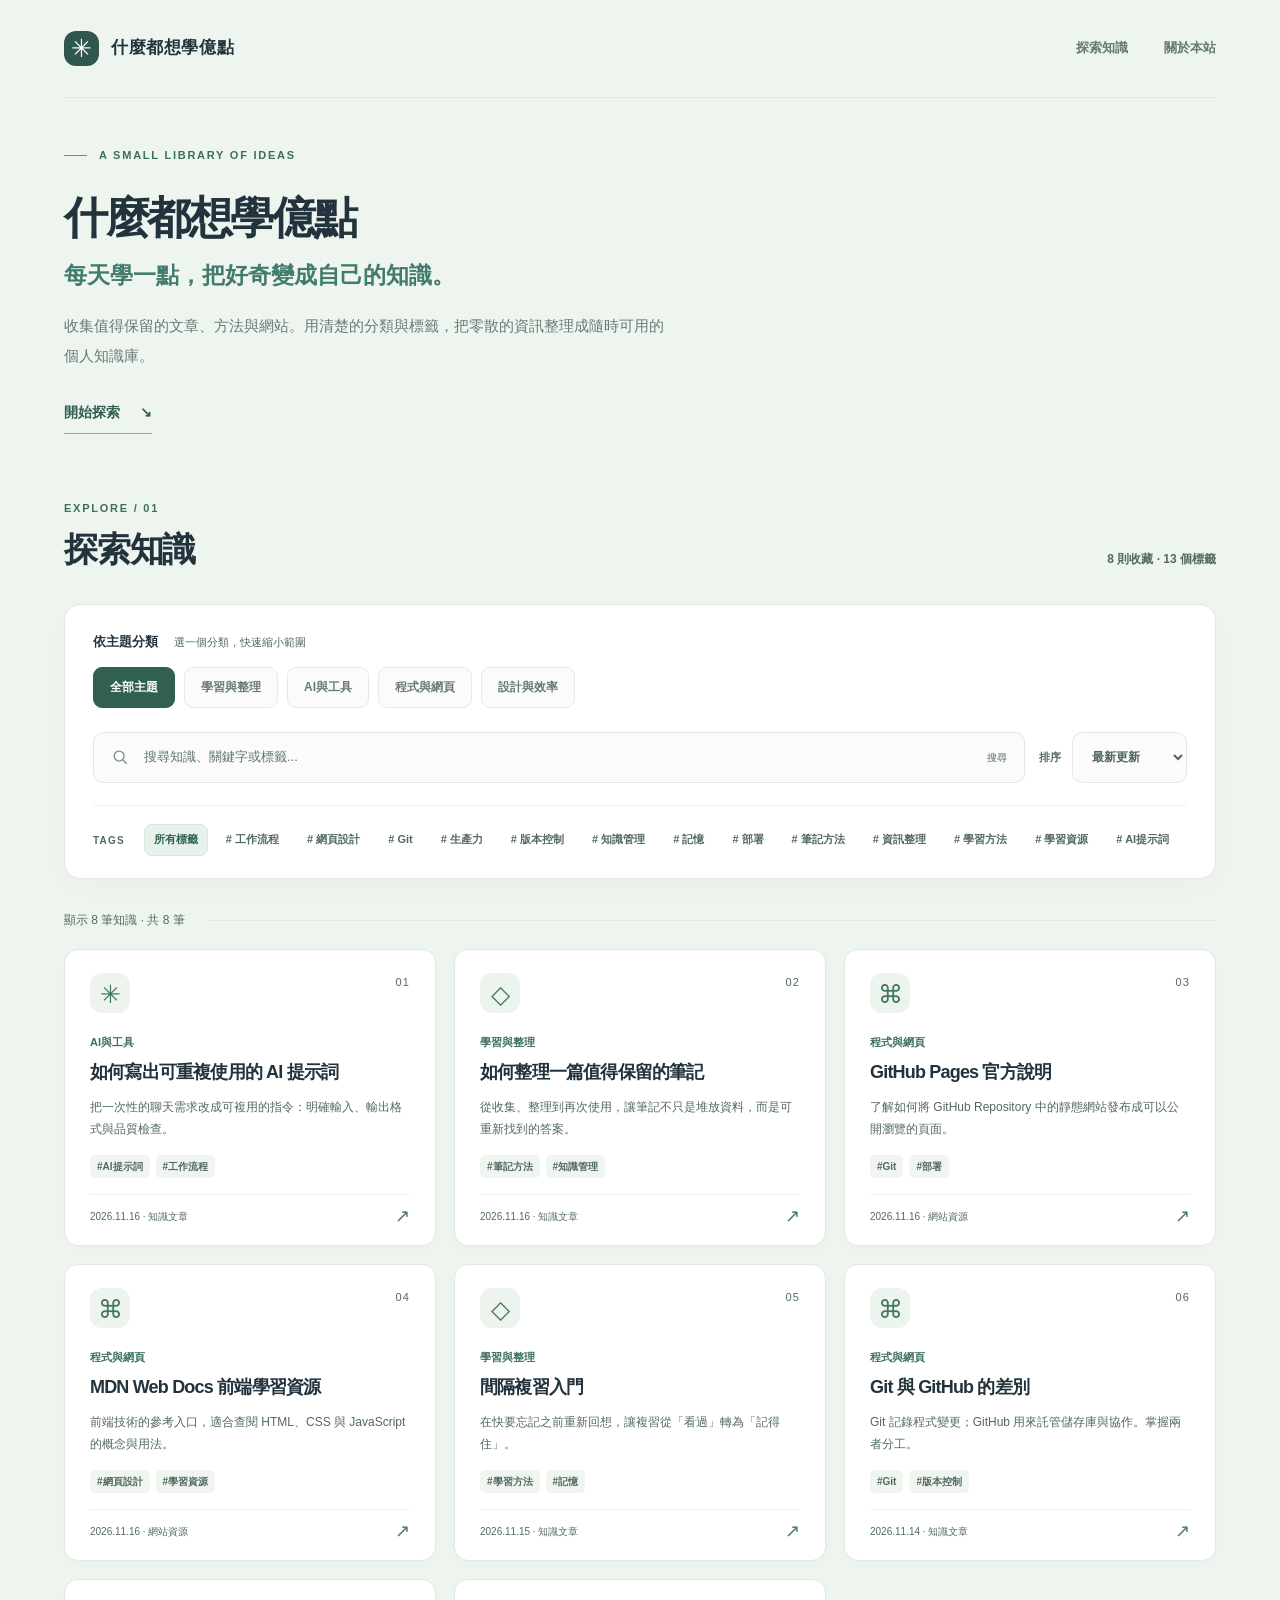
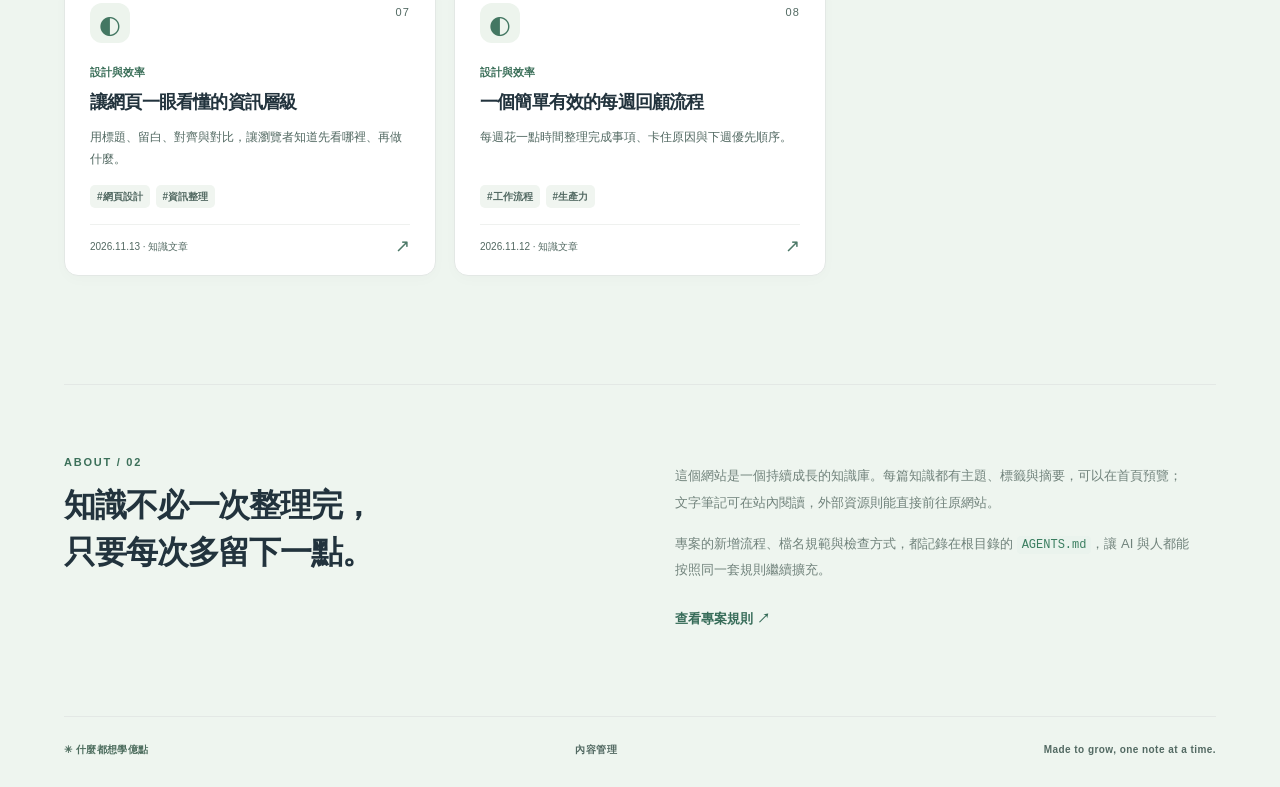
<file: index.html>
<!doctype html>
<html lang="zh-Hant">
<head>
  <meta charset="utf-8">
  <meta name="viewport" content="width=device-width, initial-scale=1">
  <meta name="description" content="什麼都想學億點：可分類、搜尋與持續擴充的個人知識庫。">
  <meta name="theme-color" content="#eef5ef">
  <title>什麼都想學億點｜讓知識有跡可循</title>
  <link rel="icon" href="./assets/favicon.svg" type="image/svg+xml">
  <link rel="stylesheet" href="./assets/css/style.css">
  <script type="module" src="./assets/js/main.js"></script>
</head>
<body>
  <div class="page-shell">
    <header class="site-header">
      <a class="brand" href="./index.html" aria-label="什麼都想學億點首頁">
        <span class="brand-mark" aria-hidden="true">✳</span>
        <span>什麼都想學億點</span>
      </a>
      <nav class="header-links" aria-label="主要導覽">
        <a href="#collection">探索知識</a>
        <a href="#about">關於本站</a>
      </nav>
    </header>

    <main>
      <section class="hero" aria-labelledby="hero-title">
        <div class="hero-copy">
          <p class="eyebrow"><span class="eyebrow-line"></span> A SMALL LIBRARY OF IDEAS</p>
          <h1 id="hero-title">什麼都想學億點<span class="hero-subtitle">每天學一點，把好奇變成自己的知識。</span></h1>
          <p class="hero-description">收集值得保留的文章、方法與網站。用清楚的分類與標籤，把零散的資訊整理成隨時可用的個人知識庫。</p>
          <a class="hero-link" href="#collection">開始探索 <span aria-hidden="true">↘</span></a>
        </div>
      </section>

      <section id="collection" class="collection" aria-labelledby="collection-title">
        <div class="section-head">
          <div>
            <p class="section-kicker">EXPLORE / 01</p>
            <h2 id="collection-title">探索知識</h2>
          </div>
          <span class="library-stat" id="total-stat">正在整理知識...</span>
        </div>

        <div class="tool-panel">
          <div class="filter-caption"><span>依主題分類</span><span class="filter-note">選一個分類，快速縮小範圍</span></div>
          <div id="categories" class="category-list" role="group" aria-label="主題分類"></div>

          <div class="tools-row">
            <label class="search-field" for="knowledge-search">
              <svg aria-hidden="true" viewBox="0 0 24 24" fill="none" stroke="currentColor" stroke-width="1.8"><circle cx="10.8" cy="10.8" r="6.6"></circle><path d="m16 16 5 5"></path></svg>
              <input id="knowledge-search" type="search" placeholder="搜尋知識、關鍵字或標籤..." autocomplete="off">
              <span class="search-hint">搜尋</span>
            </label>
            <label class="sort-label" for="sort-select"><span>排序</span>
              <select id="sort-select"><option value="recent">最新更新</option><option value="title">名稱 A–Z</option></select>
            </label>
          </div>

          <div class="tag-row">
            <span class="tag-label">TAGS</span>
            <div id="tags" class="tag-list" role="group" aria-label="標籤篩選"></div>
          </div>
        </div>

        <div class="results-head"><p id="results-label" role="status" aria-live="polite">載入知識中...</p><span class="small-rule" aria-hidden="true"></span></div>
        <div id="notice" class="notice" hidden role="alert"></div>
        <div id="cards" class="card-grid" aria-live="polite"></div>
        <div id="empty-state" class="empty-state" hidden>
          <span class="empty-mark" aria-hidden="true">⌕</span>
          <h3>找不到符合的內容</h3>
          <p>試試其他關鍵字，或清除目前的分類與標籤。</p>
          <button id="reset-filters" class="outline-button" type="button">清除篩選</button>
        </div>
      </section>

      <section id="about" class="about-panel" aria-labelledby="about-title">
        <div><p class="section-kicker">ABOUT / 02</p><h2 id="about-title">知識不必一次整理完，<br>只要每次多留下一點。</h2></div>
        <div class="about-copy"><p>這個網站是一個持續成長的知識庫。每篇知識都有主題、標籤與摘要，可以在首頁預覽；文字筆記可在站內閱讀，外部資源則能直接前往原網站。</p><p>專案的新增流程、檔名規範與檢查方式，都記錄在根目錄的 <code>AGENTS.md</code>，讓 AI 與人都能按照同一套規則繼續擴充。</p><a href="./AGENTS.md" target="_blank" rel="noopener noreferrer">查看專案規則 <span aria-hidden="true">↗</span></a></div>
      </section>
    </main>
    <footer class="site-footer"><span>✳ 什麼都想學億點</span><a href="./admin.html">內容管理</a><span>Made to grow, one note at a time.</span></footer>
  </div>
  <noscript><p class="noscript">本網站需要啟用 JavaScript 才能載入知識內容。</p></noscript>
</body>
</html>
</file>
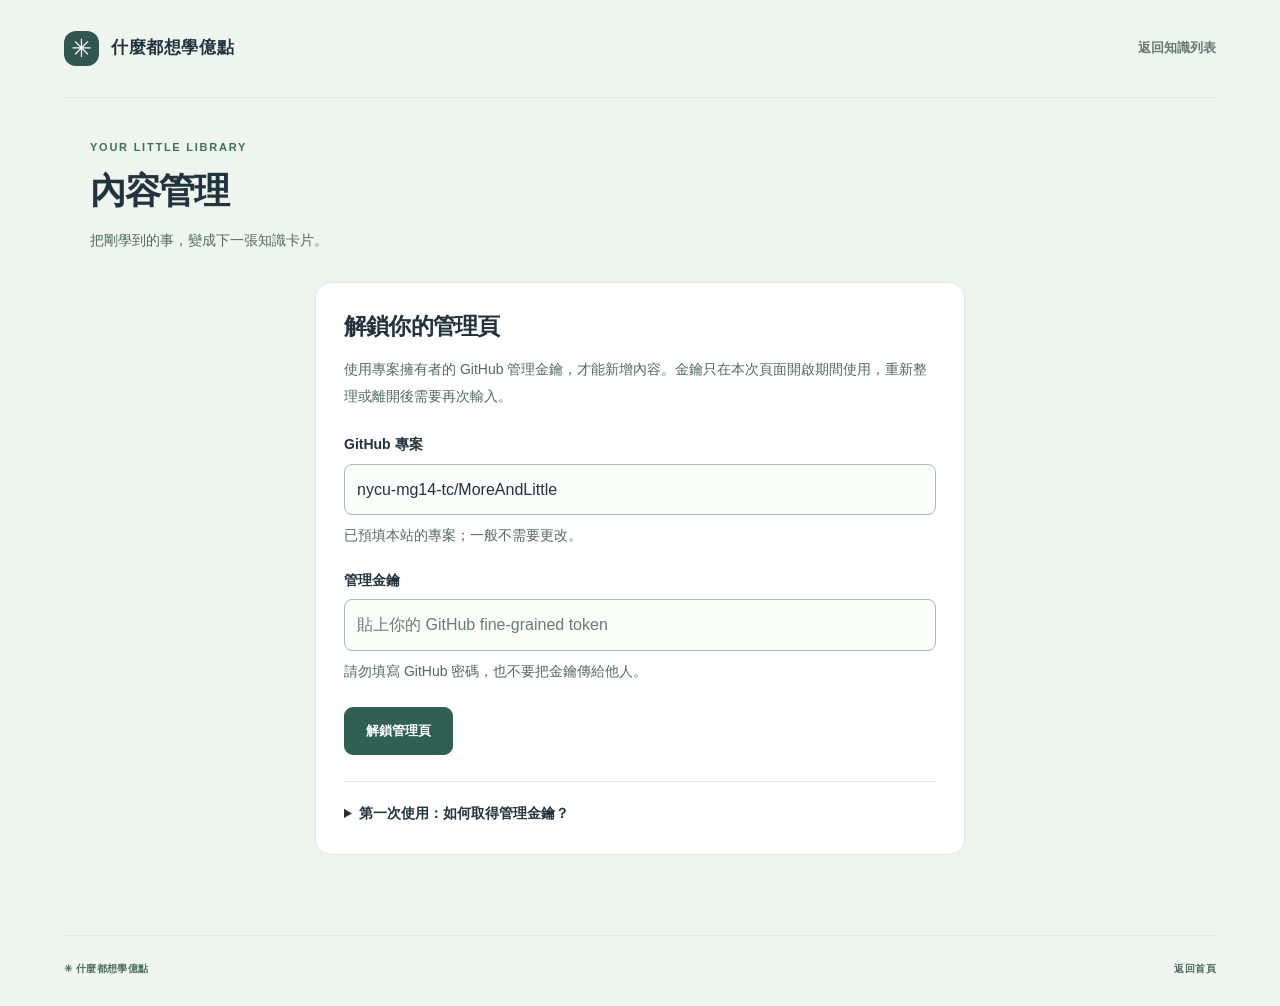
<file: admin.html>
<!doctype html>
<html lang="zh-Hant">
<head>
  <meta charset="utf-8">
  <meta name="viewport" content="width=device-width, initial-scale=1">
  <meta name="theme-color" content="#eef5ef">
  <meta name="referrer" content="no-referrer">
  <meta http-equiv="Content-Security-Policy" content="default-src 'self'; script-src 'self'; style-src 'self'; img-src 'self'; connect-src 'self' https://api.github.com; object-src 'none'; base-uri 'none'; form-action 'none'">
  <title>內容管理｜什麼都想學億點</title>
  <link rel="icon" href="./assets/favicon.svg" type="image/svg+xml">
  <link rel="stylesheet" href="./assets/css/style.css">
  <link rel="stylesheet" href="./assets/css/admin.css">
  <script type="module" src="./assets/js/admin.js"></script>
</head>
<body>
  <div class="page-shell">
    <header class="site-header">
      <a class="brand" href="./index.html"><span class="brand-mark" aria-hidden="true">✳</span><span>什麼都想學億點</span></a>
      <nav class="header-links" aria-label="管理導覽"><a href="./index.html#collection">返回知識列表</a></nav>
    </header>
    <main class="admin-shell">
      <div class="admin-heading"><p class="section-kicker">YOUR LITTLE LIBRARY</p><h1>內容管理</h1><p>把剛學到的事，變成下一張知識卡片。</p></div>
      <p id="admin-message" class="notice" role="status" aria-live="polite" hidden></p>

      <section id="login-panel" class="admin-panel" aria-labelledby="login-title">
        <h2 id="login-title">解鎖你的管理頁</h2>
        <p class="admin-help">使用專案擁有者的 GitHub 管理金鑰，才能新增內容。金鑰只在本次頁面開啟期間使用，重新整理或離開後需要再次輸入。</p>
        <form id="login-form">
          <label for="repository">GitHub 專案</label>
          <input id="repository" name="repository" required type="text" autocomplete="off" spellcheck="false" placeholder="你的帳號/knowledge-atlas" aria-describedby="repository-help">
          <p id="repository-help" class="admin-help">已預填本站的專案；一般不需要更改。</p>
          <label for="admin-token">管理金鑰</label>
          <input id="admin-token" name="token" type="password" required autocomplete="off" spellcheck="false" placeholder="貼上你的 GitHub fine-grained token" aria-describedby="token-help">
          <p id="token-help" class="admin-help">請勿填寫 GitHub 密碼，也不要把金鑰傳給他人。</p>
          <button id="unlock" class="primary-button" type="submit">解鎖管理頁</button>
        </form>
        <details class="setup-help"><summary>第一次使用：如何取得管理金鑰？</summary>
          <ol>
            <li>先確認完整網站已上傳到自己的 GitHub 專案。</li>
            <li>開啟 <a href="https://github.com/settings/personal-access-tokens/new" target="_blank" rel="noopener noreferrer">GitHub 金鑰設定 ↗</a>，設定名稱與到期日。</li>
            <li>Resource owner 選自己；Repository access 選 Only select repositories，僅勾選這個網站的專案。</li>
            <li>Repository permissions 的 <strong>Contents</strong> 選 <strong>Read and write</strong>，其餘維持預設。</li>
            <li>產生後，將金鑰保存在自己的密碼管理工具，並貼到上面的欄位。</li>
          </ol>
          <p>管理頁的入口可以公開；真正的寫入權限由 GitHub 驗證。請讓這個專案只有你具有寫入權限。</p>
        </details>
      </section>

      <section id="editor-panel" hidden>
        <div class="admin-session"><p id="session-label"></p><button id="logout" class="outline-button" type="button">登出管理</button></div>
        <div class="admin-grid">
          <section class="admin-panel" aria-labelledby="editor-title">
            <h2 id="editor-title">新增知識</h2>
            <form id="entry-form">
              <fieldset id="entry-fields">
                <label for="entry-title">主題名稱 <span>必填</span></label>
                <input id="entry-title" name="title" required maxlength="100" placeholder="例如：我學會的時間整理方法">
                <div class="admin-two-columns">
                  <div><label for="entry-category">分類</label><select id="entry-category" name="category" required></select></div>
                  <div><label for="entry-kind">內容類型</label><select id="entry-kind" name="kind"><option value="article">文字筆記</option><option value="link">收藏網站</option></select></div>
                </div>
                <label for="entry-tags">標籤 <span>必填</span></label>
                <input id="entry-tags" name="tags" required maxlength="200" placeholder="例如：學習方法, 筆記整理" aria-describedby="tags-help">
                <p id="tags-help" class="admin-help">用逗號分開，可以直接填寫新標籤。</p>
                <label for="entry-summary">卡片摘要 <span>必填</span></label>
                <textarea id="entry-summary" name="summary" required maxlength="500" rows="3" placeholder="簡短說明這張卡片能幫助讀者學到什麼。"></textarea>
                <div id="article-fields">
                  <label for="entry-heading">內文小標題 <span>選填</span></label>
                  <input id="entry-heading" name="heading" maxlength="120" placeholder="內容">
                  <label for="entry-body">文章內容 <span>必填</span></label>
                  <textarea id="entry-body" name="body" required maxlength="100000" rows="10" placeholder="直接輸入文字，空一行就會分成下一段。"></textarea>
                  <label for="entry-source">參考來源網址 <span>選填</span></label>
                  <input id="entry-source" name="sourceUrl" type="url" placeholder="https://…">
                </div>
                <div id="link-fields" hidden>
                  <label for="entry-url">網站網址 <span>必填</span></label>
                  <input id="entry-url" name="url" type="url" disabled placeholder="https://…">
                </div>
                <div class="admin-actions"><button id="publish" class="primary-button" type="submit">儲存並發布卡片</button><button id="new-entry" class="outline-button" type="button">清空表單</button></div>
                <p class="admin-help">儲存後會等待網站更新，通常需幾分鐘。所有訪客都能看到發布的內容。</p>
              </fieldset>
            </form>
          </section>
          <aside class="admin-preview" aria-labelledby="preview-title"><p class="section-kicker">PREVIEW</p><h2 id="preview-title">卡片預覽</h2><div id="preview-card" class="knowledge-card"></div><div id="preview-body" class="admin-panel"></div></aside>
        </div>
      </section>
    </main>
    <footer class="site-footer"><span>✳ 什麼都想學億點</span><a href="./index.html">返回首頁</a></footer>
  </div>
  <noscript><p class="noscript">請啟用 JavaScript 以使用管理功能。</p></noscript>
</body>
</html>
</file>
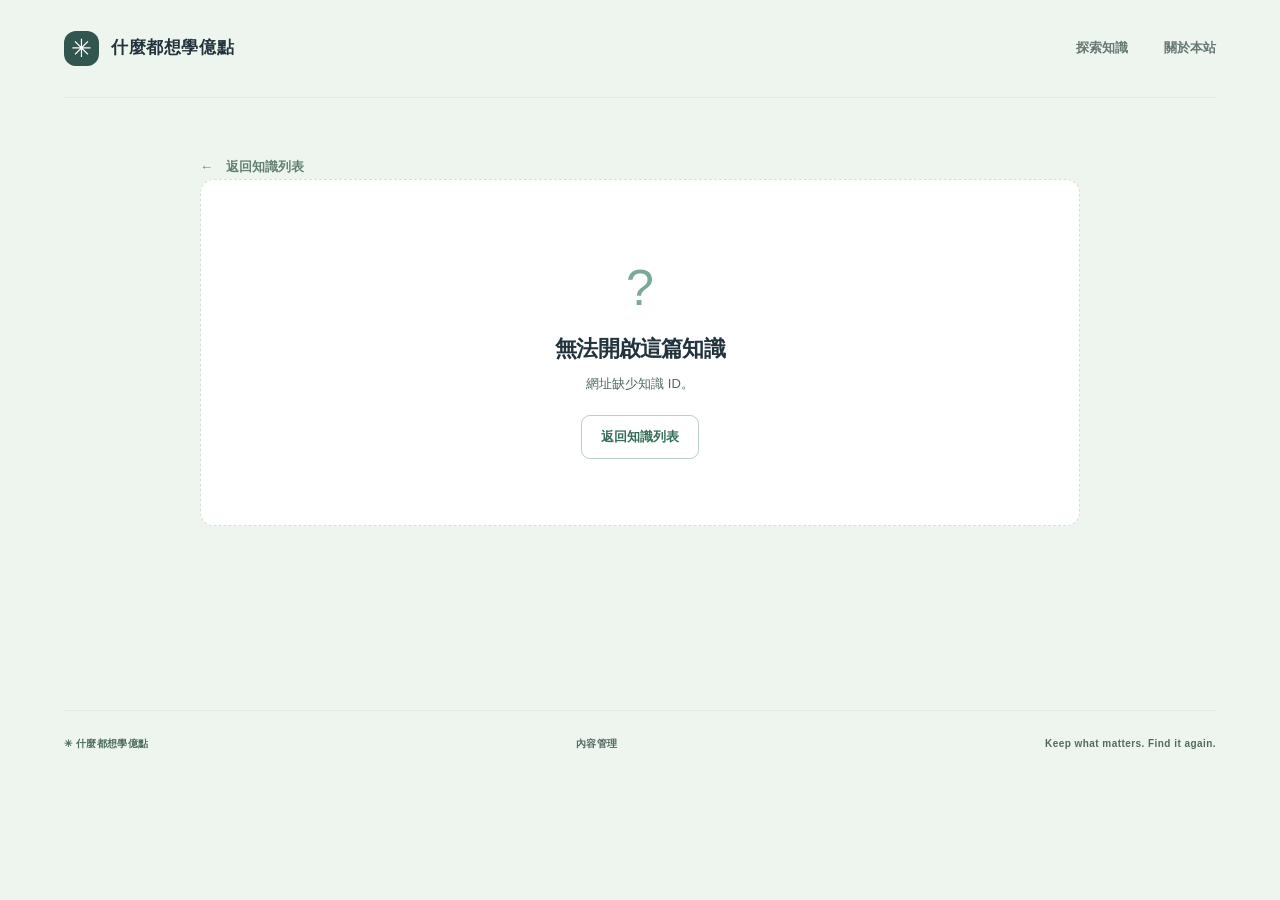
<file: entry.html>
<!doctype html>
<html lang="zh-Hant">
<head>
  <meta charset="utf-8">
  <meta name="viewport" content="width=device-width, initial-scale=1">
  <meta name="description" content="閱讀什麼都想學億點中的知識條目。">
  <meta name="theme-color" content="#eef5ef">
  <title>閱讀知識｜什麼都想學億點</title>
  <link rel="icon" href="./assets/favicon.svg" type="image/svg+xml">
  <link rel="stylesheet" href="./assets/css/style.css">
  <script type="module" src="./assets/js/entry.js"></script>
</head>
<body>
  <div class="page-shell">
    <header class="site-header">
      <a class="brand" href="./index.html" aria-label="什麼都想學億點首頁"><span class="brand-mark" aria-hidden="true">✳</span><span>什麼都想學億點</span></a>
      <nav class="header-links" aria-label="主要導覽"><a href="./index.html#collection">探索知識</a><a href="./index.html#about">關於本站</a></nav>
    </header>
    <main class="article-shell">
      <a class="back-link" href="./index.html#collection"><span aria-hidden="true">←</span> 返回知識列表</a>
      <div id="article-loading" class="article-loading" role="status">正在載入內容...</div>
      <article id="article-content" class="article-content" hidden></article>
      <div id="article-error" class="empty-state" hidden role="alert"><span class="empty-mark" aria-hidden="true">?</span><h1>無法開啟這篇知識</h1><p id="article-error-message">找不到內容，請返回首頁。</p><a class="outline-button" href="./index.html#collection">返回知識列表</a></div>
    </main>
    <footer class="site-footer"><span>✳ 什麼都想學億點</span><a href="./admin.html">內容管理</a><span>Keep what matters. Find it again.</span></footer>
  </div>
  <noscript><p class="noscript">本網站需要啟用 JavaScript 才能載入知識內容。</p></noscript>
</body>
</html>
</file>
<file: assets/css/style.css>
:root{color-scheme:light;--bg:#eef5ef;--paper:#ffffff;--ink:#22333d;--muted:#77858a;--line:#e3e8e5;--green:#355d55;--mint:#e7f0e8;--pale:#f0f3ee;--shadow:0 12px 32px rgba(29,49,45,.045)}
*{box-sizing:border-box}html{scroll-behavior:smooth;scroll-padding-top:32px}body{margin:0;background:var(--bg);color:var(--ink);font-family:ui-sans-serif,-apple-system,BlinkMacSystemFont,"Noto Sans TC","Microsoft JhengHei","PingFang TC",sans-serif;line-height:1.7;-webkit-font-smoothing:antialiased}a{color:inherit;text-decoration:none}button,input,select{font:inherit}button{cursor:pointer}button:focus-visible,a:focus-visible,input:focus-visible,select:focus-visible{outline:3px solid #7aab9d;outline-offset:3px}::selection{background:#d3e6db}h1,h2,h3,p{margin-top:0}p{margin-bottom:0}h1,h2,h3{line-height:1.35;letter-spacing:-.035em}
.page-shell{max-width:1360px;padding:0 64px;margin:0 auto}.site-header{height:98px;border-bottom:1px solid var(--line);display:flex;align-items:center;justify-content:space-between;gap:24px}.brand{display:inline-flex;align-items:center;gap:12px;font-weight:750;font-size:17px;letter-spacing:.035em;white-space:nowrap}.brand-mark{width:35px;height:35px;border-radius:12px;background:#31564f;color:#fff;display:grid;place-items:center;font-size:25px;font-weight:400;line-height:1}.brand-en{font-size:9px;font-weight:700;color:#93a19e;letter-spacing:.14em;margin-left:10px}.header-links{display:flex;align-items:center;gap:36px}.header-links a{font-size:13px;font-weight:650;color:#657873;transition:color .2s}.header-links a:hover,.about-copy a:hover,.back-link:hover{color:#216953}
.hero{min-height:418px;display:grid;grid-template-columns:minmax(0,1.72fr) minmax(250px,.8fr);align-items:center;gap:50px;padding:70px 0 74px}.eyebrow,.section-kicker,.resource-eyebrow{font-size:11px;font-weight:800;letter-spacing:.16em;color:#537d70}.eyebrow{display:flex;gap:12px;align-items:center;margin-bottom:24px}.eyebrow-line{display:block;width:23px;height:1px;background:#5a9883}.hero h1{font-size:clamp(31px,3.4vw,51px);font-weight:760;letter-spacing:-.055em;margin-bottom:19px;line-height:1.35}.hero h1 span{color:#427b6d}.hero-description{font-size:15px;line-height:2;color:#677a78;max-width:600px}.hero-link{display:inline-flex;align-items:center;gap:20px;font-size:14px;font-weight:700;color:#315e50;border-bottom:1px solid #8ea99e;padding:13px 0 8px;margin-top:17px}.hero-link:hover{gap:28px}.hero-aside{display:flex;flex-direction:column;justify-content:center;align-items:center;gap:13px;min-height:270px}.hero-aside>p{font-size:9px;letter-spacing:.22em;font-weight:700;color:#98aaa3;white-space:nowrap}.hero-aside>p span{color:#bbd2c1;padding:0 7px}.line-art{width:245px;height:245px;position:relative;display:grid;place-items:center}.ring{position:absolute;display:block;border-radius:50%;width:193px;height:193px;border:1px solid #d1dfd5;transform:rotate(26deg) scaleX(.77)}.ring-two{transform:rotate(-48deg) scaleX(.77);border-color:#c1d8cd}.line-art-center{font-size:105px;line-height:1;font-weight:100;color:#75a48d;transform:rotate(18deg);text-shadow:0 8px 30px #e9f0e8}
.collection{padding-top:17px;padding-bottom:108px;scroll-margin-top:28px}.section-head{display:flex;align-items:end;justify-content:space-between;gap:24px;margin-bottom:31px}.section-kicker{margin-bottom:10px}.section-head h2{font-size:34px;margin-bottom:0;font-weight:740}.library-stat{font-size:12px;font-weight:650;color:#789088;margin-bottom:4px}.tool-panel{background:#fff;border:1px solid var(--line);border-radius:17px;padding:26px 28px 22px;box-shadow:0 8px 32px rgba(29,49,45,.025)}.filter-caption{display:flex;gap:16px;align-items:baseline;margin-bottom:14px;font-weight:750;font-size:13px}.filter-note{font-size:11px;font-weight:400;color:#a1aaa7}.category-list,.tag-list{display:flex;flex-wrap:wrap;gap:9px}.category-pill{border:1px solid #e5e9e7;background:#fbfcfa;color:#697b75;border-radius:9px;font-size:12px;font-weight:650;padding:9px 16px;min-height:39px;transition:background .15s,border-color .15s,color .15s}.category-pill:hover,.tag-pill:hover{border-color:#88aa9e;color:#365f53}.category-pill.is-active{background:#315f52;color:#fff;border-color:#315f52}.tools-row{display:flex;gap:14px;margin-top:24px}.search-field{flex:1;min-width:0;height:51px;border:1px solid var(--line);background:#fbfcfa;border-radius:10px;display:flex;align-items:center;gap:13px;padding:0 17px;color:#78918a}.search-field:focus-within{border-color:#8db2a3}.search-field svg{width:18px;height:18px;flex:none}.search-field input{flex:1;width:100%;min-width:0;border:0;background:transparent;color:var(--ink);outline:none;font-size:13px}.search-field input::placeholder{color:#9caaa5}.search-field input:focus-visible{outline:none}.search-hint{font-size:10px;color:#a5b1aa;white-space:nowrap}.sort-label{display:flex;align-items:center;gap:11px;font-size:11px;font-weight:650;color:#8a9993;white-space:nowrap}.sort-label select{min-height:51px;border:1px solid var(--line);border-radius:10px;background:#fbfcfa;color:#4e635d;padding:0 27px 0 15px;font-size:12px;cursor:pointer}.tag-row{display:flex;align-items:flex-start;gap:19px;border-top:1px solid #eef1ee;padding-top:18px;margin-top:22px}.tag-label{font-size:10px;font-weight:800;letter-spacing:.12em;color:#a2b0aa;padding-top:8px}.tag-list{gap:8px;min-width:0}.tag-pill{min-height:32px;border-radius:7px;background:transparent;border:1px solid transparent;padding:5px 9px;font-size:11px;font-weight:650;color:#7e8e88}.tag-pill.is-active{background:#e8f2ec;border-color:#dce9df;color:#2d6250}.results-head{display:flex;align-items:center;gap:22px;margin:31px 0 19px}.results-head p{font-size:12px;color:#798980;white-space:nowrap}.small-rule{display:block;flex:1;height:1px;background:#e4e9e6}.notice{background:#fff8ef;color:#7b5c2e;padding:15px 20px;border:1px solid #eadfc9;border-radius:8px;font-size:13px;margin:20px 0}.notice[hidden],.empty-state[hidden],.article-content[hidden],.article-loading[hidden]{display:none}
.card-grid{display:grid;grid-template-columns:repeat(3,minmax(0,1fr));gap:18px}.knowledge-card{border:1px solid var(--line);border-radius:14px;background:#fff;min-height:285px;overflow:hidden;box-shadow:0 4px 14px rgba(29,49,45,.018);transition:border-color .2s,transform .2s,box-shadow .2s}.knowledge-card:hover{border-color:#abcabc;transform:translateY(-4px);box-shadow:var(--shadow)}.card-inner{height:100%;min-height:285px;padding:23px 25px 20px;display:flex;flex-direction:column;align-items:stretch}.card-top{display:flex;justify-content:space-between;align-items:start;margin-bottom:20px}.card-symbol{display:grid;place-items:center;width:40px;height:40px;border-radius:12px;background:#edf4ed;color:#437762;font-size:25px}.card-index{font-size:11px;color:#b3bfba;letter-spacing:.1em}.card-category{font-size:11px;font-weight:700;color:#579177;margin-bottom:7px}.card-title{font-size:18px;line-height:1.5;margin-bottom:10px;font-weight:750;letter-spacing:-.045em}.card-summary{font-size:12px;line-height:1.85;color:#788883;display:-webkit-box;-webkit-line-clamp:3;-webkit-box-orient:vertical;overflow:hidden;flex:1}.card-tags{display:flex;flex-wrap:wrap;gap:6px;margin-top:15px;margin-bottom:16px}.mini-tag{font-size:10px;font-weight:650;color:#648174;background:#f0f5f0;border-radius:5px;padding:3px 7px}.card-bottom{border-top:1px solid #eff1ef;padding-top:12px;display:flex;align-items:center;justify-content:space-between;gap:10px}.card-date{color:#a1aca7;font-size:10px}.card-arrow{color:#4c7968;font-size:18px;line-height:1}.empty-state{text-align:center;background:#fff;padding:66px 24px;border:1px dashed #d4e1d8;border-radius:14px}.empty-mark{font-size:50px;color:#7ba997}.empty-state h3,.empty-state h1{font-size:22px;margin:3px 0 9px}.empty-state p{font-size:13px;color:#89978d;margin-bottom:20px}.outline-button{border:1px solid #bad0c0;border-radius:9px;background:#fff;padding:10px 19px;display:inline-block;color:#386e59;font-weight:700;font-size:13px}
.about-panel{border-top:1px solid var(--line);padding:68px 0 85px;display:grid;grid-template-columns:1fr 1fr;gap:70px}.about-panel h2{font-size:clamp(24px,2.5vw,35px);line-height:1.48}.about-copy{max-width:515px;padding-top:10px}.about-copy p{font-size:13px;color:#70827b;line-height:2.05;margin-bottom:14px}.about-copy code{font-size:12px;color:#3b7e60;background:#eaf3ed;border-radius:4px;padding:2px 5px}.about-copy a{font-size:13px;font-weight:750;color:#376c59;display:inline-block;margin-top:10px}.site-footer{border-top:1px solid var(--line);padding:24px 0 29px;display:flex;justify-content:space-between;align-items:center;gap:20px;font-size:10px;font-weight:650;color:#93a39b;letter-spacing:.045em}.site-footer span:first-child{color:#4e6e5f}.noscript{padding:14px;background:#fff3df;text-align:center;font-size:13px}
.article-shell{min-height:68vh;max-width:880px;margin:0 auto;padding:54px 0 100px}.back-link{font-size:13px;font-weight:700;color:#638272}.back-link span{margin-right:9px}.article-loading{margin-top:85px;color:#728b81;text-align:center}.entry-header{border-bottom:1px solid var(--line);padding:45px 0 37px}.entry-eyebrow{font-size:12px;letter-spacing:.12em;color:#54856c;font-weight:800;margin-bottom:18px}.entry-title{font-size:clamp(32px,4vw,49px);margin-bottom:17px}.entry-summary{font-size:17px;color:#71857e;line-height:1.9;max-width:710px}.entry-meta{display:flex;gap:20px;margin-top:22px;font-size:12px;color:#91a09b}.entry-tags{display:flex;gap:7px;flex-wrap:wrap;margin-top:19px}.entry-body{padding:17px 0 24px}.entry-section{position:relative;padding:35px 0;border-bottom:1px solid #ecf0ed}.section-index{font-size:11px;letter-spacing:.1em;color:#8cb5a0;font-weight:750;margin-bottom:10px}.entry-section h2{font-size:23px;margin-bottom:16px}.entry-section p{font-size:15px;color:#526962;line-height:2.1;margin-bottom:14px}.entry-section ul{padding-left:24px;margin:12px 0 0;color:#526962;font-size:15px;line-height:2}.entry-section li{padding-left:6px;margin-bottom:8px}.source-box{display:flex;justify-content:space-between;align-items:center;gap:16px;margin-top:24px;border:1px solid var(--line);border-radius:11px;background:#fff;padding:17px 20px;font-size:13px}.source-box a{color:#3b7861;font-weight:750}.entry-end-link{display:inline-flex;margin-top:40px;color:#377661;font-weight:750;font-size:13px}.resource-panel{background:#fff;border:1px solid var(--line);border-radius:16px;padding:35px 36px;margin-top:33px}.resource-panel h2{font-size:24px;margin:10px 0}.resource-panel>p:not(.resource-eyebrow){font-size:14px;color:#788980;margin-bottom:25px}.primary-button{display:inline-flex;border-radius:9px;background:#315f52;color:#fff;padding:12px 21px;font-size:13px;font-weight:750}
@media(max-width:1050px){.page-shell{padding:0 35px}.hero{grid-template-columns:1fr 240px;gap:16px}.card-grid{grid-template-columns:repeat(2,minmax(0,1fr))}.line-art{transform:scale(.87)}}
@media(max-width:700px){.page-shell{padding:0 20px}.site-header{height:78px}.brand{font-size:15px}.brand-en{display:none}.header-links{gap:14px}.header-links a{font-size:11px}.hero{display:block;padding:57px 0 59px;min-height:auto}.hero h1{font-size:30px}.hero-description{font-size:13px}.hero-aside{display:none}.section-head{align-items:start}.section-head h2{font-size:28px}.library-stat{font-size:10px;text-align:right;max-width:105px}.tool-panel{padding:21px 17px 18px}.filter-note,.search-hint{display:none}.category-list{gap:7px}.category-pill{padding:8px 10px;min-height:36px;font-size:11px}.tools-row{flex-direction:column}.search-field{min-height:48px;flex:initial}.sort-label{align-self:flex-end}.sort-label select{min-height:37px}.tag-row{gap:7px;flex-direction:column}.tag-label{padding:0}.tag-list{max-height:103px;overflow:auto}.card-grid{grid-template-columns:1fr;gap:12px}.knowledge-card,.card-inner{min-height:244px}.card-inner{padding:19px 21px 16px}.card-top{margin-bottom:13px}.card-summary{min-height:38px}.collection{padding-bottom:76px}.about-panel{grid-template-columns:1fr;gap:10px;padding:48px 0 61px}.about-panel h2{font-size:26px}.site-footer{flex-wrap:wrap;padding:20px 0;gap:9px}.site-footer span:last-child{display:none}.article-shell{padding:38px 0 75px}.entry-header{padding-top:38px}.entry-title{font-size:34px}.entry-summary{font-size:15px}.entry-section h2{font-size:21px}.entry-section p,.entry-section li{font-size:14px}.resource-panel{padding:25px 22px}}
@media(prefers-reduced-motion:reduce){html{scroll-behavior:auto}*,*::before,*::after{transition:none!important;animation:none!important}}

/* 簡約淡綠版面；較長的站名在窄螢幕也能完整呈現。 */
.hero{display:block;min-height:auto;padding:48px 0}.hero-copy{max-width:800px}.hero-subtitle{display:block;font-size:.52em;letter-spacing:0;margin-top:14px}.site-header{height:auto;min-height:98px;padding:20px 0;flex-wrap:wrap}.brand{white-space:normal;min-width:0}.brand-mark{flex-shrink:0}.header-links{flex-wrap:wrap}.entry-title,.card-title{overflow-wrap:anywhere}
@media(max-width:700px){.hero{padding:36px 0}.site-header{min-height:78px;gap:12px}.hero h1{font-size:28px}.hero-subtitle{font-size:16px}.brand{gap:9px}.entry-meta{flex-wrap:wrap;gap:8px 20px}}
/* 次要資訊仍需清楚可讀，尤其是卡片摘要、日期與篩選標籤。 */
.card-summary,.card-date,.card-index,.mini-tag,.tag-pill,.tag-label,.filter-note,.search-hint,.sort-label,.results-head p,.library-stat,.site-footer,.entry-meta,.entry-summary,.empty-state p{color:#526962}
.card-category,.eyebrow,.section-kicker,.resource-eyebrow{color:#3c705a}
.search-field input::placeholder{color:#5e746b}
.search-field:focus-within{outline:3px solid #527f70;outline-offset:3px}
</file>
<file: assets/css/admin.css>
[hidden]{display:none!important}
.admin-shell{max-width:1100px;margin:auto;padding:40px 0 80px}.admin-heading{margin-bottom:28px}.admin-heading h1{font-size:36px;margin-bottom:12px}.admin-heading>p:last-child,.admin-help{color:#526962;font-size:14px;line-height:1.9}
.admin-panel{border:1px solid var(--line);background:var(--paper);padding:28px;border-radius:16px}.admin-panel h2,.admin-preview h2{font-size:23px;margin-bottom:14px}#login-panel{max-width:650px;margin:auto}#login-form{margin-top:24px}
.admin-shell label{display:block;font-size:14px;font-weight:700;margin:20px 0 7px}.admin-shell label span{font-weight:400;color:#526962;font-size:12px;margin-left:5px}.admin-shell input,.admin-shell textarea,.admin-shell select{width:100%;min-width:0;border:1px solid #a7bdb1;border-radius:8px;padding:11px 12px;background:#fbfdfb;color:var(--ink);font:inherit;font-size:16px}.admin-shell textarea{resize:vertical;line-height:1.8}.admin-shell input::placeholder,.admin-shell textarea::placeholder{color:#687c71}.admin-help{margin-top:7px}.admin-shell button{min-height:44px;border:1px solid #315f52}.admin-shell button:disabled{opacity:.6;cursor:wait}.admin-shell fieldset{border:0;min-width:0;padding:0;margin:0}.admin-actions{display:flex;flex-wrap:wrap;gap:12px;margin-top:26px}#unlock{margin-top:23px}.setup-help{margin-top:26px;padding-top:20px;border-top:1px solid var(--line);font-size:14px}.setup-help summary{cursor:pointer;font-weight:700}.setup-help li{margin:12px 0}.setup-help a,.admin-shell .notice a{color:#235c46;text-decoration:underline}.admin-session{display:flex;justify-content:space-between;align-items:center;gap:12px;margin-bottom:20px;font-size:14px;overflow-wrap:anywhere}.admin-grid{display:grid;grid-template-columns:minmax(0,1.4fr) minmax(0,1fr);gap:24px;align-items:start}.admin-two-columns{display:grid;grid-template-columns:1fr 1fr;gap:16px}.admin-preview{min-width:0;position:sticky;top:24px}.admin-preview .knowledge-card{min-height:0;transform:none}.admin-preview .card-inner{min-height:220px}.admin-preview .admin-panel{margin-top:20px}.admin-preview p{overflow-wrap:anywhere}#preview-body p{white-space:pre-wrap;font-size:14px;margin-top:12px}#preview-body h3{font-size:18px}.admin-shell .notice{overflow-wrap:anywhere}.setup-help ol{padding-left:22px}
@media(max-width:850px){.admin-grid{grid-template-columns:1fr}.admin-preview{position:static}.admin-panel{padding:22px}.admin-heading h1{font-size:30px}}
@media(max-width:420px){.admin-two-columns{grid-template-columns:1fr;gap:0}.admin-session{align-items:flex-start;flex-direction:column}.admin-actions{flex-direction:column}.admin-actions button{width:100%}.admin-panel{padding:18px}}
</file>
